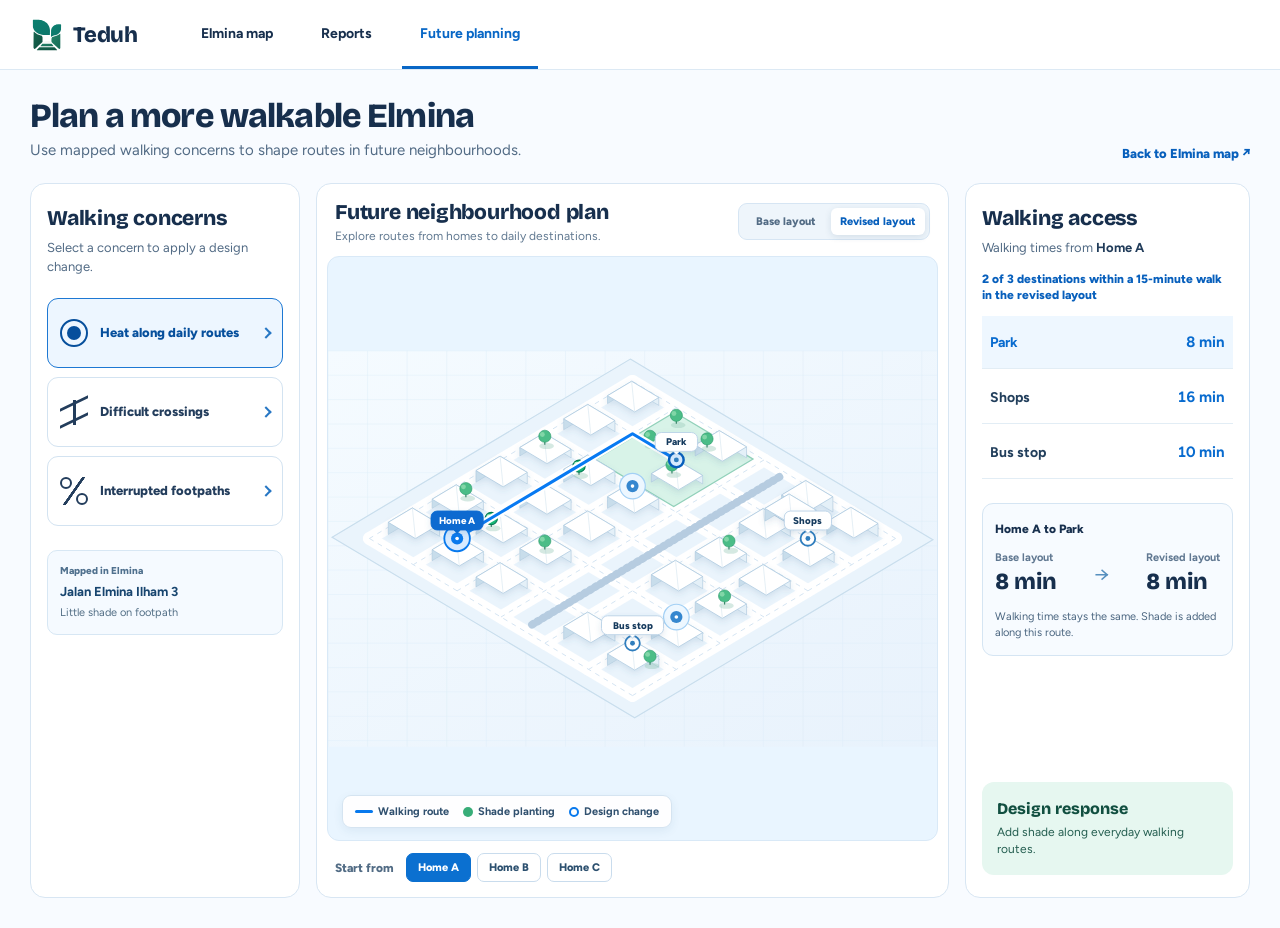
<file: future-planning.html>
<!doctype html>
<html lang="en">
<head>
  <meta charset="utf-8">
  <meta name="viewport" content="width=device-width, initial-scale=1">
  <meta name="theme-color" content="#f8fbff">
  <title>Teduh | Future planning</title>
  <link rel="icon" href="./assets/teduh-icon-navbar.svg" type="image/svg+xml">
  <link rel="preconnect" href="https://fonts.googleapis.com">
  <link rel="preconnect" href="https://fonts.gstatic.com" crossorigin>
  <link rel="stylesheet" href="https://fonts.googleapis.com/css2?family=Bricolage+Grotesque:opsz,wght@12..96,600;12..96,800&family=Figtree:wght@400;500;600;700;800&display=swap">
  <link rel="stylesheet" href="./future-planning.css">
</head>
<body>
  <header class="topbar">
    <a class="brand" href="./v2-map.html"><img src="./assets/teduh-icon-navbar.svg" alt="" width="34" height="34">Teduh</a>
    <nav aria-label="Main navigation">
      <a href="./v2-map.html">Elmina map</a>
      <a href="./v2-map.html#reports">Reports</a>
      <a href="./future-planning.html" aria-current="page">Future planning</a>
    </nav>
  </header>
  <main>
    <div class="page-heading">
      <div><h1>Plan a more walkable Elmina</h1><p>Use mapped walking concerns to shape routes in future neighbourhoods.</p></div>
      <a class="map-back" href="./v2-map.html">Back to Elmina map <span aria-hidden="true">↗</span></a>
    </div>
    <div class="planning-layout">
      <aside class="insights" aria-labelledby="insights-title">
        <h2 id="insights-title">Walking concerns</h2>
        <p class="panel-intro">Select a concern to apply a design change.</p>
        <div id="insight-buttons" class="insight-buttons" role="group" aria-label="Walking concerns"></div>
        <div class="elmina-input"><span>Mapped in Elmina</span><strong id="concern-street"></strong><p id="concern-description"></p></div>
      </aside>
      <section class="plan" aria-label="Future neighbourhood walking plan">
        <div class="plan-toolbar"><div><h2>Future neighbourhood plan</h2><p>Explore routes from homes to daily destinations.</p></div><div class="stage-toggle" role="group" aria-label="Plan comparison"><button type="button" data-stage="before">Base layout</button><button type="button" data-stage="planned" aria-pressed="true">Revised layout</button></div></div>
        <div class="map-wrap"><svg id="future-map" viewBox="0 0 1000 650" role="img" aria-label="Neighbourhood plan with selected home, destinations and walking route"></svg><div class="map-legend"><span><i class="line-key"></i>Walking route</span><span><i class="green-key"></i>Shade planting</span><span><i class="dot-key"></i>Design change</span></div></div>
        <p class="mobile-map-hint">Swipe the map to explore the full route.</p>
        <div class="home-picker"><span>Start from</span><div id="home-buttons" role="group" aria-label="Choose a home"></div></div>
      </section>
      <aside class="access" aria-labelledby="access-title">
        <h2 id="access-title">Walking access</h2><p class="panel-intro">Walking times from <strong id="home-name">Home A</strong></p><p id="access-summary" class="access-summary"></p>
        <div id="destination-buttons" class="destinations" role="group" aria-label="Choose a destination"></div>
        <div class="comparison"><span id="comparison-label">Selected walk</span><div class="compare-values"><div><small>Base layout</small><strong id="before-time">—</strong></div><span aria-hidden="true">→</span><div><small>Revised layout</small><strong id="after-time">—</strong></div></div><p id="comparison-detail"></p></div>
        <div class="design-takeaway"><h3>Design response</h3><p id="design-action"></p></div>
      </aside>
    </div>
  </main>
  <script type="module" src="./future-planning.js"></script>
</body>
</html>
</file>
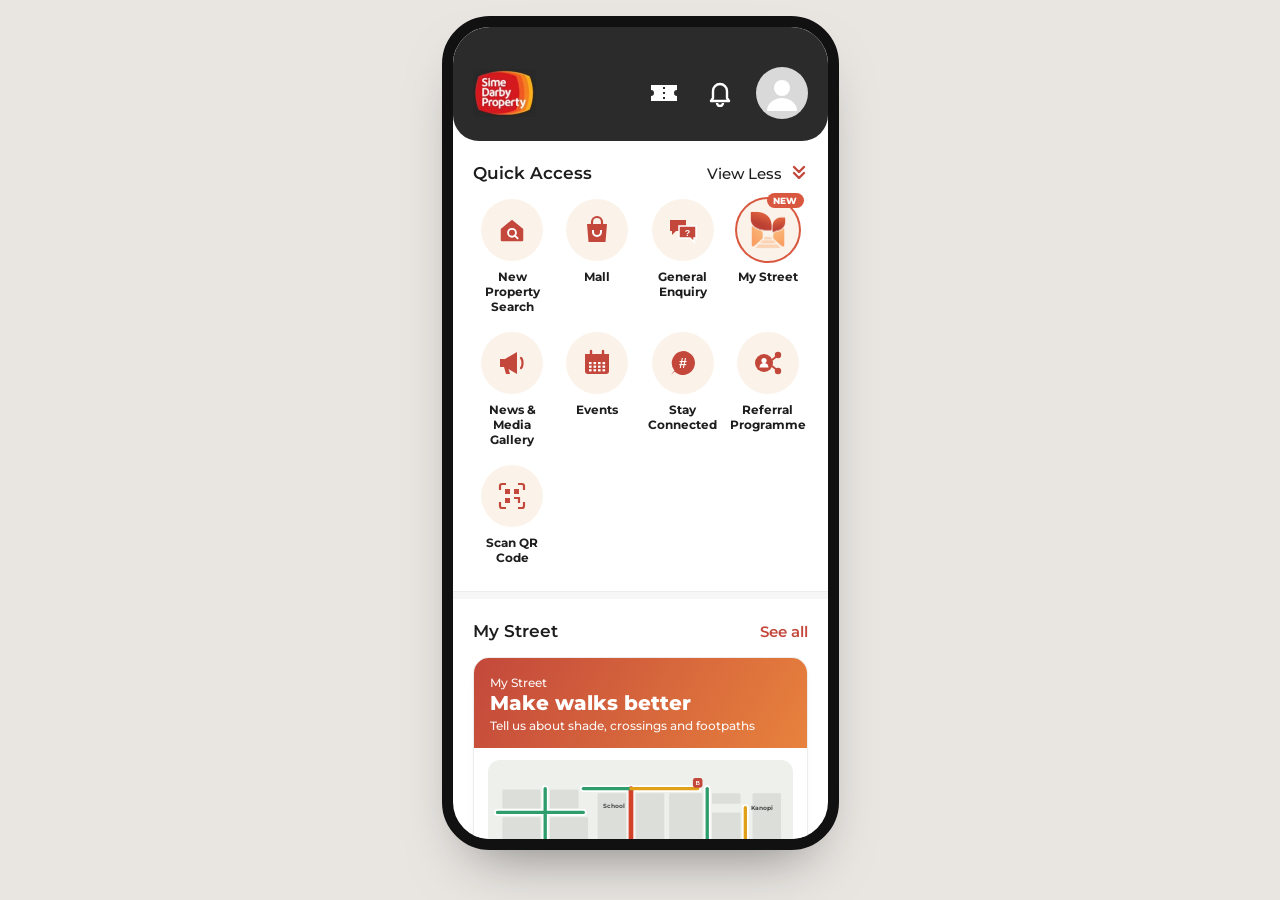
<file: sdp-app.html>
<!doctype html>
<html lang="en"><head><meta charset="utf-8"><meta name="viewport" content="width=device-width,initial-scale=1,viewport-fit=cover">
<title>Teduh | Sime Darby Property app</title>
<link rel="icon" href="./assets/teduh-icon.svg" type="image/svg+xml">
<link rel="preconnect" href="https://fonts.googleapis.com"><link rel="preconnect" href="https://fonts.gstatic.com" crossorigin>
<link rel="stylesheet" href="https://fonts.googleapis.com/css2?family=Montserrat:wght@400;500;600;700;800&display=swap">
<link rel="stylesheet" href="./vendor/leaflet.css">
<style>
:root{--hdr:#2b2b2b;--red:#c3483b;--red2:#d9573f;--cream:#fbf3ea;--ink:#1d1d1d;--muted:#6b6b6b;--line:#ececec;--bg:#ffffff;--stage:#e9e6e2;--teduh:#12302a;
 --cool:#2e9d6c;--warm:#e0a019;--hot:#d2412a;--night:#4b5f8a;--brown:#7a6a58;--map:#eef0ec;--block:#dcdfd9;--park:#cfe6cf;--water:#cfe1ec}
*{box-sizing:border-box}
html,body{margin:0;min-height:100%}
body{min-height:100dvh;flex-direction:column;align-items:center;font-family:"Montserrat","Gotham","Helvetica Neue",Arial,sans-serif;background:var(--stage);color:var(--ink);display:flex;justify-content:flex-start;padding:16px 12px 24px}
button,input,textarea{font:inherit;color:inherit}
button{cursor:pointer}
:focus-visible{outline:3px solid var(--red);outline-offset:2px}
.phone-fit{position:relative;flex:none;width:397px;height:834px}
.phone-fit>.phone{position:absolute;top:0;left:0;transform-origin:0 0}
.phone *{box-sizing:border-box}
.phone{width:397px;height:834px;box-sizing:border-box;background:var(--bg);border:11px solid #111;border-radius:48px;overflow:hidden;position:relative;box-shadow:0 30px 60px -30px rgba(0,0,0,.5);display:flex;flex-direction:column;flex:none}
.scroll{flex:1;min-height:0;width:100%;overflow-y:auto;overflow-x:hidden;position:relative;scrollbar-width:none;-ms-overflow-style:none}
.scroll::-webkit-scrollbar{display:none}
.hdr{background:var(--hdr);border-radius:0 0 26px 26px;padding:40px 20px 22px;display:flex;align-items:center;gap:16px;color:#fff}
.hdr img{height:48px;display:block}
.hdr .sp{flex:1}
.ib{border:0;background:transparent;color:#fff;width:40px;height:40px;display:grid;place-items:center;position:relative;padding:0}
.ib .dot{position:absolute;top:4px;right:4px;min-width:16px;height:16px;border-radius:8px;background:var(--red2);color:#fff;font-size:10px;font-weight:700;display:grid;place-items:center;padding:0 4px}
.av{width:52px;height:52px;border-radius:50%;background:#d9d9d9;border:0;display:grid;place-items:center;overflow:hidden;padding:0}
.sec{padding:22px 20px 8px}
.sh{display:flex;justify-content:space-between;align-items:center;margin-bottom:16px}
.sh h2{margin:0;font-size:17px;font-weight:600}
.vl{border:0;background:none;font-size:15px;font-weight:500;display:flex;align-items:center;gap:8px;color:var(--ink);padding:0}
.grid{display:grid;grid-template-columns:repeat(4,1fr);gap:18px 6px}
.qa{border:0;background:none;display:flex;flex-direction:column;align-items:center;gap:8px;font-size:12px;font-weight:700;text-align:center;line-height:1.25;color:var(--ink);padding:0;position:relative}
.circ{width:62px;height:62px;border-radius:50%;background:var(--cream);display:grid;place-items:center}
.qa .new{position:absolute;top:-6px;right:4px;background:var(--red2);color:#fff;font-size:9px;font-weight:800;padding:2px 6px;border-radius:999px;letter-spacing:.03em}
.qa.hl .circ{box-shadow:0 0 0 2px var(--red2)}
.qa.hl .circ img{display:block;width:40px;height:40px;object-fit:contain}
.div{height:8px;background:#f6f6f6;margin:18px 0 0;border-top:1px solid var(--line)}
.card{border:1px solid var(--line);border-radius:16px;overflow:hidden;background:#fff;box-shadow:0 6px 16px -12px rgba(0,0,0,.25)}
.heat{background:linear-gradient(120deg,var(--red),#e8823d);color:#fff;padding:14px 16px;display:flex;justify-content:space-between;align-items:flex-end;gap:10px}
.heat b{font-size:34px;font-weight:800;line-height:1;display:block}
.heat small{font-size:12px;font-weight:500;opacity:.95}
.cardbody{padding:12px 14px 14px;display:flex;flex-direction:column;gap:10px}
svg.mm{display:block;width:100%;height:auto;border-radius:12px;background:var(--map)}
.btn{display:block;border:0;border-radius:12px;background:var(--red);color:#fff;font-weight:600;font-size:15px;padding:14px;width:100%;text-align:center;text-decoration:none}
.btn.ghost{background:#fff;color:var(--red);border:1px solid var(--red)}
.btn:disabled{opacity:.45;cursor:not-allowed}
.legend{display:flex;justify-content:space-between;font-size:11px;color:var(--muted)}
.ramp{display:inline-block;width:60px;height:6px;border-radius:3px;background:linear-gradient(90deg,var(--cool),var(--warm),var(--hot));vertical-align:middle;margin:0 4px}
.voucher{width:200px}
.voucher .img{height:200px;background:linear-gradient(160deg,#c9a487,#7d5a45);display:grid;place-items:center;color:#fff;font-weight:700;text-align:center;font-size:18px;line-height:1.2}
.vt{font-size:16px;font-weight:600;margin:10px 0 24px}
.top{background:var(--hdr);color:#fff;border-radius:0 0 22px 22px;padding:40px 16px 16px;display:flex;align-items:center;gap:12px}
.top .teduh-mark{width:30px;height:30px;padding:3px;border-radius:8px;background:var(--teduh);object-fit:contain;flex:none}
.back{border:0;background:rgba(255,255,255,.12);color:#fff;width:36px;height:36px;border-radius:50%;font-size:20px;line-height:1;display:grid;place-items:center;padding:0}
.top h1{margin:0;font-size:17px;font-weight:700}
.top small{display:block;font-size:11.5px;opacity:.75;font-weight:500}
.pad{padding:16px 18px 24px;display:flex;flex-direction:column;gap:14px}
.row{border:1px solid var(--line);border-radius:14px;padding:12px 14px;background:#fff;display:flex;justify-content:space-between;align-items:center;gap:10px;text-align:left;width:100%}
.row h3{margin:0;font-size:14px;font-weight:700}
.row p{margin:2px 0 0;font-size:12px;color:var(--muted)}
.pill{font-size:11px;font-weight:700;padding:3px 9px;border-radius:999px;white-space:nowrap}
.p-Received{background:#f1f1f1}.p-Seen{background:#e5e9f4;color:#33457a}.p-Planned{background:#fbecd2;color:#8a5a00}.p-Built{background:#dff1e8;color:#1d6b49}
.opt{border:1px solid var(--line);background:#fff;border-radius:14px;padding:12px;display:flex;gap:14px;align-items:center;text-align:left;width:100%}
.opt .circ{width:48px;height:48px;flex:none}
.opt b{display:block;font-size:14px}
.opt small{font-size:12px;color:var(--muted)}
.metoo{background:var(--cream);border-radius:12px;padding:10px 12px;display:flex;justify-content:space-between;align-items:center;gap:10px;font-size:12.5px}
.metoo button{border:0;background:var(--red);color:#fff;border-radius:10px;padding:8px 14px;font-weight:700;white-space:nowrap}
.report-map-wrap{height:230px;position:relative;overflow:hidden;border-radius:13px;background:#e9eee8}
.report-map{height:100%;width:100%}
.report-map-wrap .leaflet-control-attribution{font-size:9px}
.report-pin{position:absolute;left:50%;top:50%;z-index:500;transform:translate(-50%,-100%);pointer-events:none;filter:drop-shadow(0 2px 3px #0005)}
.location-row{display:flex;align-items:center;justify-content:space-between;gap:8px;font-size:11px;color:var(--muted);line-height:1.35}
.location-row button{border:1px solid #e5d5ca;border-radius:9px;background:#fff8f3;color:#a9482c;padding:8px 9px;font-size:11px;font-weight:700;flex:none}
.location-row p{margin:0}
.pin-help{font-size:12px;margin:0;color:#444}
.photo-box{border:1px solid #e6d8ce;border-radius:13px;padding:10px 12px;background:#fffaf6}
.photo-box-title{display:flex;align-items:center;gap:10px;margin-bottom:8px}
.photo-box-title svg{color:var(--red);flex:none}
.photo-box-title b{display:block;font-size:13px}
.photo-box-title small{display:block;font-size:11px;color:var(--muted)}
.photo-actions{display:flex;gap:8px}
.photo-actions label{display:grid;place-items:center;position:relative;flex:1;min-height:42px;border:1px solid var(--red);border-radius:9px;color:var(--red);font-size:11px;font-weight:700;cursor:pointer;text-align:center}
.photo-actions label:first-child{background:var(--red);color:#fff}
.photo-actions input{position:absolute;width:1px;height:1px;opacity:0}
.photo-actions label:focus-within{outline:3px solid var(--red);outline-offset:2px}
.photo-preview{display:flex;align-items:center;justify-content:space-between;gap:8px;margin-bottom:8px;font-size:11px}
.photo-preview button{border:0;background:none;color:var(--red);font-weight:700}
.thumb{width:52px;height:52px;border-radius:10px;object-fit:cover}
textarea{width:100%;border:1px solid #dedede;border-radius:12px;padding:10px 12px;resize:none;min-height:60px}
.ok{width:76px;height:76px;border-radius:50%;background:var(--red);color:#fff;display:grid;place-items:center;font-size:36px;font-weight:800;margin:24px auto 0}
.center{text-align:center}
.center h2{margin:8px 0 4px;font-size:22px}
.center p{margin:0;color:var(--muted);font-size:13px}
.steps{list-style:none;margin:0;padding:0}
.steps li{display:grid;grid-template-columns:28px 1fr;gap:12px;padding-bottom:16px;position:relative}
.steps li::after{content:"";position:absolute;left:13px;top:26px;bottom:2px;width:2px;background:#e6e6e6}
.steps li:last-child::after{display:none}
.sd{width:28px;height:28px;border-radius:50%;border:2px solid #ddd;display:grid;place-items:center;font-size:12px;font-weight:800;color:#999;background:#fff;z-index:1}
.sd.done{background:var(--red);border-color:var(--red);color:#fff}
.sd.now{border-color:var(--red);color:var(--red)}
.steps b{display:block;font-size:14px}
.steps span{font-size:12px;color:var(--muted)}
.reply{background:var(--cream);border-radius:12px;padding:10px 12px;font-size:13px}
.reply small{display:block;color:var(--muted);font-size:11px;margin-bottom:2px}
.notif{border:1px solid var(--line);border-radius:14px;padding:12px;display:flex;gap:12px;text-align:left;width:100%;background:#fff}
.notif.un{background:var(--cream);border-color:#f0dccb}
.notif b{display:block;font-size:13.5px}
.notif span{font-size:12px;color:var(--muted)}
.ic{width:34px;height:34px;border-radius:50%;display:grid;place-items:center;color:#fff;font-weight:800;flex:none}
.toast{position:absolute;left:50%;bottom:22px;transform:translateX(-50%);background:#222;color:#fff;font-size:13px;font-weight:600;padding:10px 14px;border-radius:12px;white-space:nowrap;z-index:10}
.sheet{background:var(--cream);border-radius:14px;padding:12px;display:flex;flex-direction:column;gap:8px}
.report-feed{display:grid;gap:9px}.report-feed h3{font-size:15px;margin:2px 0 0}.report-feed .row{min-height:58px}.report-feed .row span:last-child{flex:none}
.report-match{border:1px solid #ead7ca;border-radius:13px;background:#fffaf6;padding:12px;display:grid;gap:9px}.report-match h3{font-size:14px;margin:0}.report-match p{font-size:12px;color:var(--muted);margin:0}.report-match-item{display:grid;gap:5px;padding:9px 0;border-top:1px solid #ead7ca}.report-match-item:first-of-type{border-top:0}.report-match-item .row{padding:0;border:0;background:transparent}.report-match-item .btn{min-height:42px;padding:10px 12px;font-size:12px}.report-match-item .btn:disabled{opacity:1;background:#e8eee9;color:#285c47}
.report-error{border:1px solid #dba79d;border-radius:11px;background:#fff4f1;color:#8c3126;padding:11px;font-size:12px}.report-error button{display:block;margin-top:7px;border:0;background:transparent;color:inherit;font-weight:800;text-decoration:underline;padding:7px 0}
.street-select{display:grid;gap:5px;font-size:12px;font-weight:700}.street-select select{width:100%;min-height:42px;border:1px solid #d8d8d8;border-radius:10px;background:#fff;padding:8px;color:var(--ink)}
.browser-note{font-size:11px;color:var(--muted);line-height:1.4;margin:0}.report-mini{display:grid;gap:4px;min-width:0}.report-mini small{font-size:11px;color:var(--muted)}
@media (max-width:480px){body{padding:8px 8px 16px}}
@media (prefers-reduced-motion:reduce){*{transition:none!important}}
</style></head>
<body>
<div class="phone-fit"><div class="phone"><div class="scroll" id="app"></div></div></div>
<script src="./vendor/leaflet.js"></script>
<script src="./static-api.js"></script>
<script type="module">
import { legacyReports } from './v2-report-references.mjs';
import { nearestNamedRoad, reportsOnStreet } from './resident-report-model.mjs';
(function(){
const LOGO="[data-uri]";
const RED="#c3483b";
const I={ // simple red icons
 search:`<svg width="30" height="30" viewBox="0 0 32 32" fill="none"><path d="M4 15 16 5l12 10v12a1 1 0 0 1-1 1H5a1 1 0 0 1-1-1z" fill="${RED}"/><circle cx="16" cy="19" r="4.2" stroke="#fff" stroke-width="2"/><path d="m19 22 3 3" stroke="#fff" stroke-width="2" stroke-linecap="round"/></svg>`,
 mall:`<svg width="28" height="30" viewBox="0 0 28 30"><path d="M4 9h20l-1.5 18H5.5z" fill="${RED}"/><path d="M9 11V7a5 5 0 0 1 10 0v4" stroke="${RED}" stroke-width="2.2" fill="none"/><path d="M10 15v2a4 4 0 0 0 8 0v-2" stroke="#fff" stroke-width="2" fill="none"/></svg>`,
 enquiry:`<svg width="32" height="30" viewBox="0 0 32 30"><path d="M3 5h16v11H9l-4 4v-4H3z" fill="${RED}"/><path d="M12 11h17v12h-2v4l-4-4H12z" fill="${RED}" stroke="#fff" stroke-width="1.5"/><text x="20.5" y="21" font-size="9" font-weight="800" fill="#fff" text-anchor="middle" font-family="Arial">?</text></svg>`,
 news:`<svg width="32" height="30" viewBox="0 0 32 30"><path d="M4 11h5l12-7v22L9 19H4z" fill="${RED}"/><path d="M8 19l2 7h4l-2-7" fill="${RED}"/><path d="M25 10c2 1.5 2 8.5 0 10" stroke="${RED}" stroke-width="2.2" fill="none" stroke-linecap="round"/></svg>`,
 events:`<svg width="30" height="30" viewBox="0 0 30 30"><rect x="3" y="6" width="24" height="20" rx="3" fill="${RED}"/><rect x="3" y="6" width="24" height="5" fill="${RED}"/><g fill="#fff">${[0,1,2,3].map(c=>[0,1,2].map(r=>`<rect x="${7+c*4.5}" y="${14+r*3.6}" width="2.6" height="2.2"/>`).join("")).join("")}</g><path d="M9 3v5M21 3v5" stroke="${RED}" stroke-width="2.4" stroke-linecap="round"/></svg>`,
 hash:`<svg width="30" height="30" viewBox="0 0 30 30"><path d="M15 3a12 12 0 1 1-8.5 20.5L3 27l3.4-4.6A12 12 0 0 1 15 3z" fill="${RED}"/><text x="15" y="20" font-size="14" font-weight="800" fill="#fff" text-anchor="middle" font-family="Arial">#</text></svg>`,
 referral:`<svg width="32" height="30" viewBox="0 0 32 30"><circle cx="12" cy="15" r="9" fill="${RED}"/><circle cx="12" cy="12.5" r="2.6" fill="#fff"/><path d="M7.5 19.5a4.5 4.5 0 0 1 9 0" fill="#fff"/><circle cx="26" cy="7" r="3.2" fill="${RED}"/><circle cx="26" cy="23" r="3.2" fill="${RED}"/><path d="M20 12l5-4M20 18l5 4" stroke="${RED}" stroke-width="2"/></svg>`,
 qr:`<svg width="30" height="30" viewBox="0 0 30 30" fill="none" stroke="${RED}" stroke-width="2.2"><path d="M3 9V5a2 2 0 0 1 2-2h4M21 3h4a2 2 0 0 1 2 2v4M27 21v4a2 2 0 0 1-2 2h-4M9 27H5a2 2 0 0 1-2-2v-4"/><rect x="8" y="8" width="5" height="5" fill="${RED}" stroke="none"/><rect x="17" y="8" width="5" height="5" fill="${RED}" stroke="none"/><rect x="8" y="17" width="5" height="5" fill="${RED}" stroke="none"/><path d="M17 17h5v5"/></svg>`,
 street:`<svg width="32" height="32" viewBox="0 0 32 32"><path d="M6 27c6-3 6-9 10-12s9-3 10-10" stroke="${RED}" stroke-width="3.2" fill="none" stroke-linecap="round"/><path d="M6 27c6-3 6-9 10-12s9-3 10-10" stroke="#fff" stroke-width="1" stroke-dasharray="2 3" fill="none"/><circle cx="23" cy="20" r="6" fill="${RED}"/><path d="M23 16.5c1.8 1.2 1.8 5.8 0 7" stroke="#fff" stroke-width="1.6" fill="none"/><circle cx="9" cy="8" r="3.5" fill="${RED}"/></svg>`,
 ticket:`<svg width="30" height="22" viewBox="0 0 30 22"><path d="M2 3h26v5a3 3 0 0 0 0 6v5H2v-5a3 3 0 0 0 0-6z" fill="#fff"/><path d="M15 5v2M15 10v2M15 15v2" stroke="#2b2b2b" stroke-width="2"/></svg>`,
 bell:`<svg width="26" height="28" viewBox="0 0 26 28" fill="none" stroke="#fff" stroke-width="2.4"><path d="M6 19V12a7 7 0 0 1 14 0v7l2 3H4z" stroke-linejoin="round"/><path d="M10 24a3 3 0 0 0 6 0"/></svg>`,
 person:`<svg width="40" height="40" viewBox="0 0 40 40"><circle cx="20" cy="15" r="8" fill="#fff"/><path d="M5 38a15 13 0 0 1 30 0" fill="#fff"/></svg>`,
 chev:`<svg width="18" height="18" viewBox="0 0 18 18" fill="none" stroke="${RED}" stroke-width="2.4" stroke-linecap="round" stroke-linejoin="round"><path d="m4 3 5 5 5-5M4 9l5 5 5-5"/></svg>`
};
const S=[["Persiaran Elmina W",[[20,180],[220,180]],"g"],["Persiaran Elmina C",[[220,180],[420,180]],"a"],["Persiaran Elmina E",[[420,180],[620,180]],"g"],
 ["Jalan Elmina 3",[[300,60],[300,180]],"r"],["Jalan Sekolah (west)",[[200,60],[300,60]],"g"],["Jalan Sekolah (to bus stop)",[[300,60],[440,60]],"a"],
 ["Jalan Elmina 9",[[460,60],[460,180]],"g"],["Jalan Kanopi",[[540,100],[540,180]],"a"],["Jalan Tasik",[[440,180],[455,240],[480,300]],"a"],
 ["Jalan Pasar",[[420,240],[620,240]],"g"],["Lingkaran Taman",[[220,180],[220,300],[200,420]],"g"],["Jalan Elmina 2",[[300,180],[300,300]],"g"],
 ["Jalan Elmina 5",[[380,180],[380,300]],"g"],["Jalan Elmina 7",[[220,300],[440,300]],"g"],["Jalan Rimba",[[220,380],[440,380]],"g"],
 ["Jalan Lakeside",[[560,280],[620,400]],"g"],["Jalan Elmina 1",[[120,60],[120,180]],"g"],["Jalan Teratai",[[20,110],[200,110]],"g"],
 ["Laluan Taman",[[40,300],[90,350],[150,330],[180,400]],"g"],["Jalan Elmina 4",[[380,300],[380,380]],"g"]];
const C={g:"#2e9d6c",a:"#e0a019",r:"#d2412a"};
const KIND={hot:{l:"Too hot / no shade",d:"No trees or roof where people walk",c:"#d2412a",g:"☀"},cross:{l:"No safe crossing",d:"Hard or unsafe to cross the road",c:"#e0a019",g:"⇄"},dark:{l:"Too dark",d:"Street or path too dark at night",c:"#4b5f8a",g:"☾"},broken:{l:"Broken path",d:"Cracked, blocked or missing pavement",c:"#7a6a58",g:"!"},other:{l:"Other",d:"Something else affecting your walk",c:"#c3483b",g:"…"}};
const STAT=["Received","Seen","Planned","Built"];
const esc=t=>String(t==null?"":t).replace(/[&<>"]/g,c=>({"&":"&amp;","<":"&lt;",">":"&gt;",'"':"&quot;"}[c]));
const P=s=>"M"+s[1].map(p=>p.join(",")).join(" L");
const mid=s=>{const p=s[1],i=Math.floor((p.length-1)/2);return[(p[i][0]+p[i+1][0])/2,(p[i][1]+p[i+1][1])/2];};
function map({colour=true,pin=null,pick=false,tap=false}={}){
 let g=`<path d="M20,250 Q60,230 200,240 L210,425 L20,425 Z" fill="var(--park)"/><ellipse cx="520" cy="350" rx="70" ry="45" fill="var(--water)"/>`;
 [[30,120,80,50],[130,120,80,50],[30,62,80,40],[130,62,60,40],[230,70,60,100],[310,70,60,100],[380,70,70,100],[470,70,60,22],[470,110,60,60],[555,70,60,100],[230,190,60,100],[310,190,60,100],[390,190,40,40],[230,310,140,60],[390,310,40,60],[500,190,110,40],[490,250,70,40]].forEach(b=>g+=`<rect x="${b[0]}" y="${b[1]}" width="${b[2]}" height="${b[3]}" rx="3" fill="var(--block)"/>`);
 S.forEach(s=>g+=`<path d="${P(s)}" fill="none" stroke="#fff" stroke-width="14" stroke-linecap="round" stroke-linejoin="round"/>`);
 S.forEach(s=>g+=`<path d="${P(s)}" fill="none" stroke="${colour?C[s[2]]:"#cfcfcf"}" stroke-width="${s[2]==="r"&&colour?10:7}" stroke-linecap="round" stroke-linejoin="round"/>`);
 const t=(x,y,l)=>`<text x="${x}" y="${y}" font-family="Montserrat,Arial" font-size="13" font-weight="700" fill="#4a4a4a" text-anchor="middle" pointer-events="none">${l}</text>`;
 g+=t(265,100,"School")+t(525,274,"Mall")+t(80,282,"Park")+t(575,104,"Kanopi");
 g+=`<g transform="translate(440,48)" pointer-events="none"><rect x="-10" y="-10" width="20" height="20" rx="5" fill="${RED}"/><text y="5" text-anchor="middle" font-size="12" font-weight="800" fill="#fff" font-family="Arial">B</text></g>`;
 g+=`<g transform="translate(340,250)" pointer-events="none"><circle r="15" fill="#2b2b2b" stroke="#fff" stroke-width="3"/><path d="M-7,2 L0,-6 L7,2 L7,8 L-7,8 Z" fill="#fff"/></g>`;
 if(pin){const k=KIND[pin.kind];g+=`<g transform="translate(${pin.x},${pin.y})" pointer-events="none"><path d="M0,0 C-15,-17 -15,-36 0,-36 C15,-36 15,-17 0,0 Z" fill="${k.c}" stroke="#fff" stroke-width="3"/><text y="-19" text-anchor="middle" font-size="13" font-weight="800" fill="#fff" font-family="Arial">${k.g}</text></g>`;}
 if(tap)S.forEach((s,i)=>g+=`<path d="${P(s)}" data-tap="${i}" fill="none" stroke="transparent" stroke-width="26" stroke-linecap="round" style="cursor:pointer"/>`);
 return `<svg class="mm" viewBox="0 0 640 440" ${pick?'data-pick="1" style="cursor:crosshair"':""} role="img" aria-label="Map of streets near your home">${g}</svg>`;}
function nearest(x,y){let best=null,bd=1e9;S.forEach((s,si)=>{const p=s[1];for(let i=1;i<p.length;i++){const [ax,ay]=p[i-1],[bx,by]=p[i];const dx=bx-ax,dy=by-ay;const t=Math.max(0,Math.min(1,((x-ax)*dx+(y-ay)*dy)/(dx*dx+dy*dy||1)));const d=Math.hypot(ax+t*dx-x,ay+t*dy-y);if(d<bd){bd=d;best={si,x:Math.round(ax+t*dx),y:Math.round(ay+t*dy)};}}});return best;}

function seed(){return{screen:"home",hist:[],toast:null,draft:null,rid:null,sheet:null,quickExpanded:true,reports:[],notifs:[],loading:true,error:"",saving:false};}
 let st=seed();
 const app=document.getElementById("app");let tt=null,reportMap=null,currentMarker=null,locationRequest=0;
 const legacyKey="teduh-v2-legacy-report-updates-v1",supportKey="teduh-v2-resident-support-v1",mineKey="teduh-resident-own-reports-v1",followKey="teduh-resident-followed-reports-v1";
 let mappedRoads=[];
 function saved(key,fallback){try{return JSON.parse(localStorage.getItem(key)||JSON.stringify(fallback));}catch{return fallback;}}
 function save(key,value){localStorage.setItem(key,JSON.stringify(value));}
 const mineIds=()=>new Set(saved(mineKey,[]));
 const followIds=()=>new Set(saved(followKey,[]));
 function remember(key,id){const ids=new Set(saved(key,[]));ids.add(id);save(key,[...ids]);}
 function localSupport(){const value=saved(supportKey,{});return value&&typeof value==="object"?value:{};}
 function normalizeReport(report){return{...report,kind:report.kind==="broken_path"?"broken":report.kind,
   place:report.road_name||"Pinned location",n:Number(report.me_too_count)||0,
   mine:mineIds().has(report.id),follow:followIds().has(report.id)};}
 async function loadReports(){st.loading=true;st.error="";render();try{
   if(!mappedRoads.length){const roadsResponse=await fetch("./v2-ilham-roads.json");if(!roadsResponse.ok)throw Error("Street map unavailable");mappedRoads=(await roadsResponse.json()).roads||[];}
   const response=await fetch("/api/reports"),body=await response.json();
   if(!response.ok||!Array.isArray(body.reports))throw Error(body.error||"Reports unavailable");
   const support=localSupport(),updates=saved(legacyKey,{});
   const legacy=legacyReports(updates,mappedRoads,new Map()).map(report=>({...report,me_too_count:Number(support[report.id])||0}));
   st.reports=[...body.reports,...legacy].map(normalizeReport);st.error="";
  }catch(error){st.error=error.message||"Could not load reports";}finally{st.loading=false;render();}}
 async function supportReport(id){if(st.saving||followIds().has(id)||mineIds().has(id))return;
  const report=st.reports.find(item=>item.id===id);if(!report)return;st.saving=true;render();try{
   if(report.legacy){const support=localSupport();support[id]=(Number(support[id])||0)+1;save(supportKey,support);}
   else{const response=await fetch(`/api/reports/${encodeURIComponent(id)}/me-too`,{method:"POST"});
    const body=await response.json();if(!response.ok)throw Error(body.error||"Could not add support");}
   remember(followKey,id);await loadReports();st.rid=id;st.metoo=true;st.hist=["home"];st.screen="sent";
  }catch(error){st.error=error.message||"Could not add support";}finally{st.saving=false;render();}}
 async function sendReport(){if(st.saving)return;const d=st.draft;
  if(!d?.coordinates||!d.roadName||(d.kind==="other"&&!d.note?.trim()))return;
  st.saving=true;render();try{const response=await fetch("/api/reports",{method:"POST",headers:{"Content-Type":"application/json"},
   body:JSON.stringify({kind:d.kind,coordinates:d.coordinates,road_name:d.roadName,note:d.note||"",photo:d.photo,source:"Owner app"})});
   const body=await response.json();if(!response.ok)throw Error(body.error||"Could not add report");
   remember(mineKey,body.report.id);await loadReports();st.rid=body.report.id;st.metoo=false;st.hist=["home"];st.screen="sent";
  }catch(error){st.error=error.message||"Could not add report";}finally{st.saving=false;render();}}
 async function compactPhoto(file){const url=URL.createObjectURL(file),image=new Image();
  try{await new Promise((resolve,reject)=>{image.onload=resolve;image.onerror=()=>reject(Error("Could not read this photo"));image.src=url;});
   const scale=Math.min(1,1000/Math.max(image.width,image.height));
   const canvas=document.createElement("canvas");canvas.width=Math.round(image.width*scale);canvas.height=Math.round(image.height*scale);
   canvas.getContext("2d").drawImage(image,0,0,canvas.width,canvas.height);
   for(const quality of [.82,.68,.54,.4]){const data=canvas.toDataURL("image/jpeg",quality);if(data.length<380000)return data;}
   throw Error("Photo is too large to save. Choose a smaller image.");
  }finally{URL.revokeObjectURL(url);}}
if(new URLSearchParams(location.search).get("report")==="1"){
 st.screen="kind";st.hist=["home"];st.draft={kind:null,si:null,x:null,y:null,photo:null,note:""};
}
function toast(t){st.toast=t;clearTimeout(tt);tt=setTimeout(()=>{st.toast=null;render();},2400);}
const top=(t,s)=>`<div class="top"><button class="back" data-back aria-label="Back">‹</button><div><h1>${t}</h1><small>${s}</small></div></div>`;
const pill=s=>`<span class="pill p-${s}">${s}</span>`;
const unread=()=>st.notifs.filter(n=>n.un).length;
 const reportPlace=r=>r.road_name||r.place||(r.si!=null?S[r.si][0]:"Pinned location");
 const reportTitle=r=>r.title||KIND[r.kind]?.l||"Street issue";
 const reportRow=r=>`<button class="row" data-track="${esc(r.id)}"><span class="report-mini"><b>${esc(reportPlace(r))}</b><small>${r.legacy?"Street concern":"Resident report"} · ${esc(reportTitle(r))} · ${r.n} support</small></span>${pill(r.status)}</button>`;
 const errorLine=()=>st.error?`<div class="report-error" role="alert">${esc(st.error)}<button type="button" data-retry>Try again</button></div>`:"";
 function matchesMarkup(){const d=st.draft;if(!d?.roadName||!d.kind)return"";
  const matches=reportsOnStreet(st.reports,d.roadName,d.kind);
  return `<div class="report-match"><h3>Already noted on ${esc(d.roadName)}</h3>${matches.length?
   matches.map(r=>`<div class="report-match-item"><div class="row"><span class="report-mini"><b>${esc(reportTitle(r))}</b><small>${r.legacy?"Street concern · ":""}${esc(r.note||"")}</small></span>${pill(r.status)}</div><p>${r.n} support${r.n===1?"er":"ers"}</p><button class="btn" type="button" data-support="${esc(r.id)}" ${st.saving||r.mine||r.follow?"disabled":""}>${r.mine?"Your report":r.follow?"Supported":"Support this issue"}</button></div>`).join(""):
   `<p>No report of this issue on this street yet. Add yours below.</p>`}</div>`;}
// Point on the mapped Jalan Elmina Ilham 3 centre line (OSM way/1148541502).
const defaultCenter=[3.185535,101.518331];
const coordText=c=>`${c[1].toFixed(5)}, ${c[0].toFixed(5)}`;
function updatePinDetails(){
 const d=st.draft,place=app.querySelector("[data-pin-place]"),status=app.querySelector("[data-location-status]"),button=app.querySelector("[data-use-location]"),send=app.querySelector("[data-send]");
  if(place)place.textContent=d.coordinates?`Pin: ${coordText(d.coordinates)}`:"Place the pin on the map";
 if(status)status.textContent=d.locationStatus||"Finding your current location…";
 if(button)button.textContent=d.currentLocation?"Use my location":"Find my location";
  if(send)send.disabled=st.saving||!d.coordinates||!d.roadName||(d.kind==="other"&&!d.note?.trim());
  const street=app.querySelector("[data-road]");if(street&&street.value!==d.roadName)street.value=d.roadName||"";
  const matches=app.querySelector("[data-matches]");if(matches)matches.innerHTML=matchesMarkup();
}
function locateForReport(){
 const d=st.draft;if(!d)return;
 d.locationStatus="Finding your current location…";updatePinDetails();
 if(!navigator.geolocation){d.locationStatus="Location unavailable. Move the map to place the pin.";updatePinDetails();return;}
 const request=++locationRequest;
 navigator.geolocation.getCurrentPosition(pos=>{
  if(request!==locationRequest||st.draft!==d||st.screen!=="pin")return;
  const lat=pos.coords.latitude,lon=pos.coords.longitude;
  d.currentLocation=[lon,lat];d.locationStatus="Current location found. Move the map to change the pin.";
  if(reportMap){
   if(!d.userMoved)reportMap.setView([lat,lon],Math.max(reportMap.getZoom(),16));
   if(currentMarker)currentMarker.remove();
   currentMarker=L.circleMarker([lat,lon],{radius:7,color:"#fff",weight:3,fillColor:"#2879c8",fillOpacity:1}).addTo(reportMap).bindTooltip("Current location");
  }
  updatePinDetails();
 },()=>{
  if(request!==locationRequest||st.draft!==d||st.screen!=="pin")return;
  d.locationStatus="Location unavailable. Move the map to place the pin.";updatePinDetails();
 },{enableHighAccuracy:true,timeout:10000,maximumAge:60000});
}
function mountReportMap(){
 const el=app.querySelector("#report-map"),d=st.draft;if(!el||!d)return;
 if(!window.L){d.locationStatus="Map unavailable. Check your connection and try again.";updatePinDetails();return;}
 const start=d.coordinates?[d.coordinates[1],d.coordinates[0]]:defaultCenter;
 reportMap=L.map(el,{zoomControl:false}).setView(start,17);
 L.tileLayer("https://tile.openstreetmap.org/{z}/{x}/{y}.png",{maxZoom:19,attribution:'&copy; <a href="https://www.openstreetmap.org/copyright">OpenStreetMap</a> contributors'}).addTo(reportMap);
 L.control.zoom({position:"topright"}).addTo(reportMap);
  reportMap.on("dragstart",()=>{d.userMoved=true;d.manualRoad=false;});
  reportMap.on("moveend",()=>{const c=reportMap.getCenter();d.coordinates=[c.lng,c.lat];
   if(!d.manualRoad){const road=nearestNamedRoad(mappedRoads,d.coordinates);d.roadName=road&&road.distance<=75?road.name:"";}
   updatePinDetails();});
  const c=reportMap.getCenter();d.coordinates=[c.lng,c.lat];
  if(!d.manualRoad){const road=nearestNamedRoad(mappedRoads,d.coordinates);d.roadName=road&&road.distance<=75?road.name:"";}
  updatePinDetails();
 requestAnimationFrame(()=>reportMap&&reportMap.invalidateSize());
 if(!d.locationRequested){d.locationRequested=true;locateForReport();}
 else if(d.currentLocation)currentMarker=L.circleMarker([d.currentLocation[1],d.currentLocation[0]],{radius:7,color:"#fff",weight:3,fillColor:"#2879c8",fillOpacity:1}).addTo(reportMap).bindTooltip("Current location");
}

const V={
home:()=>`<div class="hdr"><img src="${LOGO}" alt="Sime Darby Property"><span class="sp"></span><button class="ib" data-toast="My vouchers" aria-label="Vouchers">${I.ticket}</button><button class="ib" data-go="notifs" aria-label="Notifications">${I.bell}${unread()?`<span class="dot">${unread()}</span>`:""}</button><button class="av" data-toast="Profile" aria-label="Profile">${I.person}</button></div>
 <div class="sec"><div class="sh"><h2>Quick Access</h2><button class="vl" data-quick-toggle aria-expanded="${st.quickExpanded}">${st.quickExpanded?"View Less":"View More"} ${I.chev}</button></div>
 <div class="grid">
  ${[["search","New Property Search"],["mall","Mall"],["enquiry","General Enquiry"]].map(([i,l])=>`<button class="qa" data-toast="${l}"><span class="circ">${I[i]}</span>${l}</button>`).join("")}
  <button class="qa hl" data-go="street"><span class="new">NEW</span><span class="circ"><img src="./assets/teduh-icon-sdp-orange.png" width="40" height="40" alt=""></span>My Street</button>
  ${st.quickExpanded?[["news","News & Media Gallery"],["events","Events"],["hash","Stay Connected"],["referral","Referral Programme"],["qr","Scan QR Code"]].map(([i,l])=>`<button class="qa" data-toast="${l}"><span class="circ">${I[i]}</span>${l}</button>`).join(""):""}
 </div></div>
 <div class="div"></div>
 <div class="sec"><div class="sh"><h2>My Street</h2><button class="vl" data-go="street" style="color:var(--red);font-weight:600">See all</button></div>
   <div class="card"><div class="heat"><div><small>My Street</small><b style="font-size:20px;line-height:1.2">Make walks better</b><small>Tell us about shade, crossings and footpaths</small></div></div>
   <div class="cardbody">${map()}<div class="legend"><span>Streets near home, 2pm</span><span>shady<span class="ramp"></span>sun</span></div><button class="btn" data-go="street">View street reports</button></div></div>
   <div class="report-feed" style="margin-top:14px"><h3>Recent street reports</h3>${st.loading?"<p class=\"browser-note\">Loading reports…</p>":errorLine()||st.reports.slice(0,2).map(reportRow).join("")||"<p class=\"browser-note\">No reports yet. Tell us about a walking problem on your street.</p>"}<button class="btn ghost" data-go="street">See all reports</button></div></div>
 <div class="div"></div>
 <div class="sec"><div class="sh"><h2>Mall Vouchers</h2></div><button class="card voucher" data-toast="Mall voucher" style="padding:0;border:0;text-align:left;background:none;box-shadow:none"><div class="img" style="border-radius:12px">RM30 OFF<br><span style="font-size:11px;font-weight:500">MINIMUM RM300 SPEND</span></div><div class="vt">RM30 OFF</div></button></div>`,
 street:()=>{const near=st.reports.filter(r=>r.status==="Planned"||r.status==="Built");
 return `${top("My Street","Elmina City Centre · Teduh")}<div class="pad">
  <div class="card"><div class="heat"><div><small>Elmina City Centre</small><b style="font-size:20px;line-height:1.2">Your walking streets</b><small>Find a report or add a concern</small></div></div></div>
  <p class="browser-note">See the issues already noted on Elmina streets and their current progress.</p>
  <button class="btn" data-go="kind">Report a street problem</button>
  <button class="row" data-go="mine"><div><h3>My reports</h3><p>${st.reports.filter(r=>r.mine).length} added · ${st.reports.filter(r=>r.follow).length} supported</p></div><span>›</span></button>
  <div class="report-feed"><h3>Reports in Elmina</h3>${st.loading?"<p class=\"browser-note\">Loading reports…</p>":errorLine()||st.reports.map(reportRow).join("")||"<p class=\"browser-note\">No reports yet. Be the first to add a street concern.</p>"}</div>
  ${near.length?`<div class="report-feed"><h3>Progress updates</h3>${near.map(reportRow).join("")}</div>`:""}<p class="browser-note">Reports and status updates are saved in this browser and visible in the Teduh planner here.</p></div>`;},
kind:()=>`${top("Report a street","Step 1 of 3 · What's the problem?")}<div class="pad">${Object.entries(KIND).map(([k,o])=>`<button class="opt" data-kind="${k}"><span class="circ" style="font-size:20px;color:${o.c};font-weight:800">${o.g}</span><span><b>${o.l}</b><small>${o.d}</small></span></button>`).join("")}</div>`,
pin:()=>{const d=st.draft;
 return `${top("Report a street","Step 2 of 3 · Where and what")}<div class="pad">
 <div class="report-map-wrap"><div id="report-map" class="report-map" aria-label="OpenStreetMap. Move the map to position the report pin."></div><svg class="report-pin" width="32" height="43" viewBox="0 0 32 43" aria-hidden="true"><path d="M16 41C12 34 2 23 2 16a14 14 0 1 1 28 0c0 7-10 18-14 25Z" fill="${RED}" stroke="#fff" stroke-width="3"/><circle cx="16" cy="16" r="5" fill="#fff"/></svg></div>
 <p class="pin-help">Move the map to position the center pin.</p>
  <div class="location-row"><p data-location-status role="status">${esc(d.locationStatus||"Finding your current location…")}</p><button type="button" data-use-location>${d.currentLocation?"Use my location":"Find my location"}</button></div>
  <p class="pin-help" data-pin-place>${d.coordinates?`Pin: ${coordText(d.coordinates)}`:"Place the pin on the map"}</p>
  <label class="street-select">Street <select data-road><option value="">Choose a street</option>${[...new Set(mappedRoads.map(road=>road.name).filter(name=>name&&name!=="Unnamed mapped way"))].sort().map(name=>`<option value="${esc(name)}" ${d.roadName===name?"selected":""}>${esc(name)}</option>`).join("")}</select></label>
  <div data-matches>${matchesMarkup()}</div>
  <div class="photo-box"><div class="photo-box-title"><svg width="28" height="28" viewBox="0 0 28 28" fill="none" aria-hidden="true"><path d="M3 8h5l2-3h8l2 3h5v15H3V8Z" stroke="currentColor" stroke-width="2" stroke-linejoin="round"/><circle cx="14" cy="15" r="4" stroke="currentColor" stroke-width="2"/></svg><span><b>Add a photo</b><small>Show what needs attention (optional)</small></span></div>${d.photo?`<div class="photo-preview"><img class="thumb" src="${d.photo}" alt="Photo attached to your report"><span>Photo added</span><button type="button" data-remove-photo>Remove</button></div>`:""}<div class="photo-actions"><label>Take photo<input type="file" accept="image/*" capture="environment" data-photo aria-label="Take a photo"></label><label>Choose photo<input type="file" accept="image/*" data-photo aria-label="Choose an existing photo"></label></div></div>
  <textarea data-note placeholder="${d.kind==='other'?'Describe the problem':'Add a note (optional)'}" aria-label="Report details">${esc(d.note||"")}</textarea>
  ${errorLine()}<button class="btn" data-send ${!st.saving&&d.coordinates&&d.roadName&&(d.kind!=='other'||d.note?.trim())?"":"disabled"}>${st.saving?"Saving report…":"Add report"}</button><p class="browser-note">Saved reports appear in the Teduh planner in this browser.</p></div>`;},
 sent:()=>{const r=st.reports.find(x=>x.id===st.rid);if(!r)return `${top("Reports","")}<div class="pad">${errorLine()}<button class="btn" data-go="street">View reports</button></div>`;
  return `${top(st.metoo?"Support added":"Report added",esc(reportPlace(r)))}<div class="pad center"><div class="ok">✓</div><h2>${st.metoo?"You support this report":"Report added"}</h2><p>${st.metoo?"Your support is counted.":"Your report is saved."} You can follow its status in My reports on this browser.</p><button class="btn" data-track="${esc(r.id)}">View report</button><button class="btn ghost" data-go="home">Back to Home</button></div>`;},
 track:()=>{const r=st.reports.find(x=>x.id===st.rid);if(!r)return `${top("Reports","")}<div class="pad">${errorLine()}<button class="btn" data-go="street">View reports</button></div>`;
  const idx=STAT.indexOf(r.status);const sub=["Report recorded","Township team has reviewed it","Added to a street plan","Work marked complete"];
  return `${top(r.mine?"Your report":r.legacy?"Street concern":"Street report",esc(reportPlace(r)))}<div class="pad">
  <div class="row" style="cursor:default"><div style="display:flex;gap:12px;align-items:center"><span class="ic" style="background:${KIND[r.kind]?.c||RED}">${KIND[r.kind]?.g||"!"}</span><div><h3>${esc(reportTitle(r))}</h3><p>${r.n} support</p></div></div>${pill(r.status)}</div>
 ${r.coordinates?`<p class="pin-help">Map pin: ${coordText(r.coordinates)}</p>`:""}
  ${r.photo?`<img src="${r.photo}" alt="Resident photo" style="width:100%;border-radius:12px;max-height:160px;object-fit:cover">`:""}
  <p class="pin-help">${esc(r.note||"No details added.")}</p>
  <ol class="steps">${STAT.map((s,i)=>`<li><span class="sd ${i<=idx?"done":i===idx+1?"now":""}">${i<=idx?"✓":i+1}</span><div><b>${s==="Seen"?"Seen by the township team":s}</b><span>${sub[i]}</span></div></li>`).join("")}</ol>
  ${r.reply?`<div class="reply"><small>Township team note</small>${esc(r.reply)}</div>`:""}
  ${!r.mine&&!r.follow&&r.status!=="Built"?`<button class="btn" data-support="${esc(r.id)}" ${st.saving?"disabled":""}>${st.saving?"Adding support…":"Support this report"}</button>`:""}
  ${r.follow?`<p class="browser-note">You supported this report.</p>`:""}${errorLine()}
  <button class="btn ghost" data-go="street">Back to My Street</button></div>`;},
 mine:()=>`${top("My reports","Added and supported")}<div class="pad">${st.loading?"<p class=\"browser-note\">Loading reports…</p>":errorLine()||st.reports.filter(r=>r.mine||r.follow).map(r=>`<button class="row" data-track="${esc(r.id)}"><span class="report-mini"><b>${esc(reportPlace(r))}</b><small>${r.mine?"You added":"You supported"} · ${esc(reportTitle(r))}</small></span>${pill(r.status)}</button>`).join("")||"<p class=\"browser-note\">You have not added or supported a report yet.</p>"}<button class="btn" data-go="kind">Report another problem</button></div>`,
 notifs:()=>`${top("Notifications","My Street updates")}<div class="pad"><p class="browser-note">Report progress appears in My Street and My reports.</p><button class="btn" data-go="street">View reports</button></div>`
};
function render(){const key=document.activeElement&&document.activeElement.dataset?Object.keys(document.activeElement.dataset)[0]:null;
 if(reportMap){reportMap.remove();reportMap=null;currentMarker=null;}
 app.innerHTML=V[st.screen]()+(st.toast?`<div class="toast" role="status">${esc(st.toast)}</div>`:"");
 if(st.screen==="pin")mountReportMap();
 if(key==="note"){const n=app.querySelector("[data-note]");if(n){n.focus();n.setSelectionRange(n.value.length,n.value.length);}}}
function go(s){if(s===st.screen)return;st.hist.push(st.screen);st.screen=s;st.sheet=null;app.scrollTop=0;}
app.addEventListener("click",e=>{
 const pk=e.target.closest("svg[data-pick]");
 if(pk){const pt=pk.createSVGPoint();pt.x=e.clientX;pt.y=e.clientY;const q=pt.matrixTransform(pk.getScreenCTM().inverse());const n=nearest(q.x,q.y);Object.assign(st.draft,{si:n.si,x:n.x,y:n.y});render();return;}
  const b=e.target.closest("[data-go],[data-back],[data-toast],[data-kind],[data-support],[data-send],[data-track],[data-notif],[data-tap],[data-reportat],[data-use-location],[data-remove-photo],[data-quick-toggle],[data-retry]");if(!b)return;const d=b.dataset;
  if(d.retry!==undefined){loadReports();return;}
  if(d.support!==undefined){supportReport(d.support);return;}
 if(d.quickToggle!==undefined){st.quickExpanded=!st.quickExpanded;render();return;}
 if(d.go){if(d.go==="kind")st.draft={kind:null,si:null,x:null,y:null,photo:null,note:""};go(d.go);render();return;}
 if(d.back!==undefined){st.screen=st.hist.pop()||"home";st.sheet=null;render();return;}
 if(d.toast){toast(`${d.toast} is an existing app feature`);render();return;}
 if(d.tap){st.sheet=+d.tap;render();return;}
 if(d.reportat){const s=S[+d.reportat];const [x,y]=mid(s);st.draft={kind:null,si:+d.reportat,x,y,photo:null,note:""};go("kind");render();return;}
 if(d.kind){st.draft.kind=d.kind;go("pin");render();return;}
 if(d.useLocation!==undefined){if(st.draft.currentLocation&&reportMap){st.draft.userMoved=false;reportMap.setView([st.draft.currentLocation[1],st.draft.currentLocation[0]],16);}else locateForReport();return;}
 if(d.removePhoto!==undefined){st.draft.photo=null;render();return;}
  if(d.send!==undefined){sendReport();return;}
 if(d.track){st.rid=d.track;go("track");render();return;}
 if(d.notif){const n=st.notifs[+d.notif];n.un=false;if(n.rid){st.rid=n.rid;go("track");}else go(n.go);render();return;}
});
app.addEventListener("input",e=>{if(e.target.dataset.note!==undefined){st.draft.note=e.target.value;updatePinDetails();}});
 app.addEventListener("change",e=>{const t=e.target;if(t.dataset.road!==undefined){st.draft.roadName=t.value;st.draft.manualRoad=true;updatePinDetails();return;}
  if(t.dataset.photo!==undefined){const f=t.files&&t.files[0],draft=st.draft;if(!f)return;if(f.size>8e6){toast("Photo too large (max 8 MB)");render();return;}
   compactPhoto(f).then(data=>{if(st.draft===draft){draft.photo=data;render();}}).catch(error=>{st.error=error.message;render();});}});
 render();loadReports();
 window.addEventListener("storage",event=>{if(["teduh-team-local-v1",legacyKey,supportKey].includes(event.key))loadReports();});
 window.addEventListener("focus",()=>{if(!st.saving)loadReports();});
})();
</script>
<script>
/* Fit the phone and its text together within the available window. */
(function(){const fit=document.querySelector('.phone-fit'),W=397,H=834;
function f(){const bs=getComputedStyle(document.body);
 const aw=innerWidth-parseFloat(bs.paddingLeft)-parseFloat(bs.paddingRight);
 const ah=innerHeight-parseFloat(bs.paddingTop)-parseFloat(bs.paddingBottom);
 const s=Math.max(.5,Math.min(1,aw/W,ah/H));fit.style.width=W*s+'px';fit.style.height=H*s+'px';fit.firstElementChild.style.transform=`scale(${s})`;}
f();addEventListener('resize',f);})();
</script>
</body></html>
</file>
<file: future-planning.css>
:root{font-family:"Figtree","Segoe UI",sans-serif;color:#172f4d;background:#f8fbff;font-synthesis:none}
*{box-sizing:border-box}
html,body{margin:0;min-height:100%}
button{font:inherit;cursor:pointer}
a{color:inherit;text-decoration:none}
a:hover{text-decoration:underline;text-underline-offset:4px}
:focus-visible{outline:3px solid #1373d7;outline-offset:3px}
::selection{background:#b9e1fb;color:#102d4d}
.topbar{display:flex;align-items:center;gap:46px;min-height:70px;padding:0 30px;background:#fff;border-bottom:1px solid #dce9f4}
.brand{display:flex;align-items:center;gap:9px;font:800 22px "Bricolage Grotesque","Segoe UI",sans-serif;letter-spacing:-.025em;white-space:nowrap}
.brand img{display:block}
.topbar nav{display:flex;align-self:stretch;gap:12px}
.topbar nav a{display:flex;align-items:center;padding:0 18px;border-bottom:3px solid transparent;font-size:14px;font-weight:700;white-space:nowrap}
.topbar nav a:hover{background:#f4f9ff;text-decoration:none}
.topbar nav a[aria-current=page]{color:#0867c6;border-bottom-color:#0867c6}
main{max-width:1760px;margin:auto;padding:28px 30px 30px}
.page-heading{display:flex;align-items:end;justify-content:space-between;gap:24px;margin-bottom:22px}
h1,h2,h3,p{margin-top:0}
h1{margin:0 0 5px;font:800 clamp(28px,2.65vw,43px)/1.08 "Bricolage Grotesque","Segoe UI",sans-serif;letter-spacing:-.025em}
.page-heading p{margin:0;color:#526b85;font-size:15px;line-height:1.45}
.map-back{flex:none;color:#075fbc;font-size:13px;font-weight:800}
.planning-layout{display:grid;grid-template-columns:minmax(220px,270px) minmax(480px,1fr) minmax(235px,285px);gap:16px;align-items:stretch;min-height:min(770px,calc(100dvh - 185px))}
.insights,.access,.plan{min-width:0;border:1px solid #d8e6f3;border-radius:15px;background:#fff}
.insights,.access{display:flex;flex-direction:column;padding:22px 16px}
.insights h2,.access h2,.plan h2{margin:0;font:800 21px/1.16 "Bricolage Grotesque","Segoe UI",sans-serif;letter-spacing:-.01em}
.panel-intro{margin:8px 0 22px;color:#526b85;font-size:13px;line-height:1.45}
.panel-intro strong{color:#213c5a}
.access-summary{margin:-9px 0 12px;color:#075fbc;font-size:12px;font-weight:800;line-height:1.4}
.insight-buttons{display:grid;gap:9px}
.insight-buttons button{display:flex;align-items:center;gap:12px;min-height:70px;width:100%;padding:11px 12px;border:1px solid #d3e3f1;border-radius:11px;background:#fff;color:#233d5c;text-align:left;font-size:13px;font-weight:800;line-height:1.25;transition:background .2s,border-color .2s}
.insight-buttons button:hover{background:#f3f9ff;border-color:#89b8e8}
.insight-buttons button[aria-pressed=true]{background:#edf6ff;border-color:#1d78d3;color:#064f9c}
.insight-symbol{position:relative;display:block;flex:none;width:28px;height:28px;border:2px solid currentColor;border-radius:50%}
.insight-symbol.shade:before{content:"";position:absolute;top:5px;left:5px;width:14px;height:14px;border-radius:50%;background:currentColor}
.insight-symbol.crossing{border:0;border-radius:0;background:linear-gradient(currentColor,currentColor) center/3px 25px no-repeat}
.insight-symbol.crossing:before{content:"";position:absolute;inset:4px 0;border-top:3px solid currentColor;border-bottom:3px solid currentColor;transform:skewY(-26deg)}
.insight-symbol.connection{border:0;border-radius:0;background:linear-gradient(125deg,transparent 46%,currentColor 47% 53%,transparent 54%)}
.insight-symbol.connection:before,.insight-symbol.connection:after{content:"";position:absolute;width:8px;height:8px;border:2px solid currentColor;border-radius:50%;background:#fff}
.insight-symbol.connection:before{top:0;left:0}.insight-symbol.connection:after{right:0;bottom:0}
.chevron{margin-left:auto;width:8px;height:8px;flex:none;border-top:2px solid #2777c4;border-right:2px solid #2777c4;transform:rotate(45deg)}
.elmina-input{margin-top:24px;padding:13px 12px;border:1px solid #d7e7f4;border-radius:10px;background:#f5faff}.elmina-input span{display:block;margin-bottom:7px;color:#50718e;font-size:10px;font-weight:800}.elmina-input strong{display:block;color:#17456f;font-size:13px;line-height:1.3}.elmina-input p{margin:4px 0 0;color:#536f86;font-size:11px;line-height:1.4}
.plan{display:flex;flex-direction:column;overflow:hidden}
.plan-toolbar{display:flex;align-items:center;justify-content:space-between;gap:12px;padding:16px 18px 13px}
.plan-toolbar p{margin:4px 0 0;color:#617991;font-size:12px}
.stage-toggle{display:flex;gap:3px;padding:4px;border:1px solid #d6e5f3;border-radius:9px;background:#eef5fb}
.stage-toggle button{min-width:85px;padding:7px 9px;border:0;border-radius:6px;background:transparent;color:#536c85;font-size:11px;font-weight:800;white-space:nowrap}
.stage-toggle button:hover{color:#075fbc}.stage-toggle button[aria-pressed=true]{background:#fff;color:#075fbc;box-shadow:0 2px 7px rgba(21,62,101,.12)}
.map-wrap{position:relative;flex:1;min-height:450px;margin:0 10px;border:1px solid #d9e9f7;border-radius:12px;overflow:hidden;background:#e9f5ff}
.mobile-map-hint{display:none}
#future-map{display:block;width:100%;height:100%;min-height:450px}
.map-legend{position:absolute;left:14px;bottom:12px;display:flex;flex-wrap:wrap;gap:14px;padding:9px 12px;border:1px solid #d5e4f1;border-radius:9px;background:rgba(255,255,255,.94);color:#31516f;font-size:11px;font-weight:700;box-shadow:0 3px 10px rgba(40,85,130,.08)}
.map-legend span{display:flex;align-items:center;gap:5px;white-space:nowrap}.line-key{width:18px;height:3px;border-radius:3px;background:#0879ed}.green-key{width:10px;height:10px;border-radius:50%;background:#38ad78}.dot-key{width:10px;height:10px;border:2px solid #0879ed;border-radius:50%;background:#fff}
.home-picker{display:flex;align-items:center;gap:12px;padding:12px 18px 15px;color:#526c85;font-size:12px;font-weight:800}
.home-picker>div{display:flex;flex-wrap:wrap;gap:6px}.home-picker button{padding:7px 11px;border:1px solid #c9dced;border-radius:7px;background:#fff;color:#2c506f;font-size:11px;font-weight:800}
.home-picker button:hover{border-color:#2280d9}.home-picker button[aria-pressed=true]{border-color:#0b70d0;background:#0b70d0;color:#fff}
.destinations{display:grid;gap:2px}.destinations button{display:flex;justify-content:space-between;align-items:center;gap:8px;width:100%;min-height:53px;padding:9px 8px;border:0;border-bottom:1px solid #e2edf5;background:#fff;color:#223f5c;text-align:left;font-size:14px;font-weight:700}
.destinations button:hover{background:#f3f9ff}.destinations button[aria-pressed=true]{color:#086bcf;background:#eef7ff}.destinations strong{color:#086bcf;font-size:15px;font-variant-numeric:tabular-nums;white-space:nowrap}
.comparison{margin-top:24px;padding:14px 12px;border:1px solid #d5e5f3;border-radius:11px;background:#f7fbff}
.comparison>span{font-size:12px;font-weight:800}.compare-values{display:flex;align-items:center;justify-content:space-between;gap:6px;margin:14px 0}.compare-values>div{display:grid;gap:4px}.compare-values small{color:#607891;font-size:11px;font-weight:700}.compare-values strong{font:800 23px "Bricolage Grotesque","Segoe UI",sans-serif;font-variant-numeric:tabular-nums;white-space:nowrap}.compare-values>span{color:#5790bf;font-size:21px}
.comparison p{margin:0;color:#4b6680;font-size:11px;line-height:1.45}
.design-takeaway{margin-top:auto;padding:17px 15px;border-radius:12px;background:#e6f7f0;color:#114f40}
.design-takeaway h3{margin:0 0 6px;font:800 16px "Bricolage Grotesque","Segoe UI",sans-serif}.design-takeaway p{margin:0;color:#245e50;font-size:12px;line-height:1.45}
.blueprint-grid path{stroke:#dcebf8;stroke-width:.7;fill:none}.district-base polygon{fill:#eaf4fc;stroke:#c9deed;stroke-width:2}.roads path{fill:none;stroke:#fff;stroke-width:21;stroke-linecap:round}.road-centres path{fill:none;stroke:#d3e4f2;stroke-width:1.6;stroke-dasharray:8 8}.park polygon{fill:#d8f3e8;stroke:#92d1ba;stroke-width:2}.boulevard path{fill:none;stroke:#b6cce0;stroke-width:13;stroke-linecap:round;stroke-dasharray:3 7}.building{filter:url(#soft-shadow)}.wall{stroke:#adc8de;stroke-width:1}.wall-left{fill:#c8ddeb}.wall-right{fill:#e4f0f8}.roof{fill:#fff;stroke:#a9c7df;stroke-width:1.2}.roof-line{fill:none;stroke:#d5e5ef;stroke-width:1}.tree-shadow{fill:#96c8b7;opacity:.4}.trunk{stroke:#3c866c;stroke-width:2}.canopy{fill:#4bbd87;stroke:#2b9b6d;stroke-width:1}.canopy-light{fill:#81d6a7}.tree-highlight .canopy{fill:#17b876;stroke:#067c56;stroke-width:2}.tree-highlight .canopy-light{fill:#b9f4cc}.new-connection{fill:none;stroke:#00b484;stroke-width:15;stroke-linecap:round;opacity:.75}.crossing-mark{fill:none;stroke:#fff;stroke-width:11;stroke-dasharray:5 5}.route-back{fill:none;stroke:#fff;stroke-width:12;stroke-linecap:round;stroke-linejoin:round}.route-line{fill:none;stroke:#087af2;stroke-width:5;stroke-linecap:round;stroke-linejoin:round;stroke-dasharray:1400;stroke-dashoffset:1400;animation:trace 1.35s cubic-bezier(.16,1,.3,1) forwards}@keyframes trace{to{stroke-dashoffset:0}}
.home-pin{cursor:pointer}.home-pin .pin-halo{fill:#edf7ff;stroke:#a3d0f5;stroke-width:2}.home-pin .pin-core{fill:#3587cf}.home-pin .pin-centre{fill:#fff}.home-pin.selected .pin-halo{fill:#d6eaff;stroke:#0879ed;stroke-width:3}.home-pin.selected .pin-core{fill:#0879ed}.destination-pin circle:first-child{fill:#fff;stroke:#307ebe;stroke-width:3}.destination-pin circle:last-child{fill:#307ebe}.destination-pin.selected circle:first-child{stroke:#075fbc;stroke-width:4;fill:#d8ebff}.map-label rect{fill:#fff;stroke:#bad2e7;stroke-width:1.5;filter:url(#soft-shadow)}.map-label text{fill:#153a5d;font:800 16px "Figtree","Segoe UI",sans-serif}.map-label path{fill:#fff;stroke:#bad2e7;stroke-width:1.5}.home-label rect{fill:#086bd0;stroke:#086bd0}.home-label text{fill:#fff}.home-label path{fill:#086bd0;stroke:#086bd0}
@media(max-width:1180px){.planning-layout{grid-template-columns:210px minmax(400px,1fr);min-height:0}.access{grid-column:1/-1;display:grid;grid-template-columns:1fr 1fr;gap:0 20px}.access h2,.access>.panel-intro{grid-column:1/-1}.comparison{margin-top:0}.design-takeaway{align-self:end}.map-wrap{min-height:520px}}
@media(max-width:740px){.topbar{display:block;padding:10px 16px 0}.topbar nav{gap:0;margin-top:7px;overflow-x:auto}.topbar nav a{padding:10px 12px;font-size:12px}.brand{font-size:19px}.brand img{width:28px;height:28px}main{padding:20px 12px}.page-heading{display:block;margin-bottom:18px}h1{font-size:30px}.page-heading p{font-size:13px}.map-back{display:inline-block;margin-top:12px}.planning-layout{display:flex;flex-direction:column;gap:12px}.insights,.access{padding:16px}.insight-buttons{grid-template-columns:repeat(3,minmax(0,1fr));gap:5px}.insight-buttons button{display:flex;flex-direction:column;align-items:flex-start;justify-content:center;min-height:89px;padding:8px;font-size:11px}.insight-symbol{width:19px;height:19px}.insight-symbol.shade:before{width:9px;height:9px;top:3px;left:3px}.insight-symbol.crossing{background-size:2px 19px}.insight-symbol.connection:before,.insight-symbol.connection:after{width:5px;height:5px}.chevron{display:none}.plan-toolbar{flex-direction:column;align-items:flex-start;padding:13px 12px}.plan h2{font-size:18px}.stage-toggle button{min-width:68px;padding:7px 5px}.map-wrap{min-height:370px;margin:0 6px;overflow-x:auto;overflow-y:hidden;touch-action:pan-x}#future-map{width:680px;height:370px;min-height:370px}.map-legend{left:7px;bottom:7px;gap:8px;padding:7px;font-size:9px}.mobile-map-hint{display:block;margin:5px 10px 0;color:#526b85;font-size:11px;font-weight:700}.home-picker{padding:10px}.access{display:flex;gap:0}.comparison{margin:12px 0}.design-takeaway{align-self:stretch}}
@media(prefers-reduced-motion:reduce){.route-line{animation:none;stroke-dashoffset:0}.insight-buttons button{transition:none}}
</file>
<file: vendor/leaflet.css>
/* required styles */

.leaflet-pane,
.leaflet-tile,
.leaflet-marker-icon,
.leaflet-marker-shadow,
.leaflet-tile-container,
.leaflet-pane > svg,
.leaflet-pane > canvas,
.leaflet-zoom-box,
.leaflet-image-layer,
.leaflet-layer {
	position: absolute;
	left: 0;
	top: 0;
	}
.leaflet-container {
	overflow: hidden;
	}
.leaflet-tile,
.leaflet-marker-icon,
.leaflet-marker-shadow {
	-webkit-user-select: none;
	   -moz-user-select: none;
	        user-select: none;
	  -webkit-user-drag: none;
	}
/* Prevents IE11 from highlighting tiles in blue */
.leaflet-tile::selection {
	background: transparent;
}
/* Safari renders non-retina tile on retina better with this, but Chrome is worse */
.leaflet-safari .leaflet-tile {
	image-rendering: -webkit-optimize-contrast;
	}
/* hack that prevents hw layers "stretching" when loading new tiles */
.leaflet-safari .leaflet-tile-container {
	width: 1600px;
	height: 1600px;
	-webkit-transform-origin: 0 0;
	}
.leaflet-marker-icon,
.leaflet-marker-shadow {
	display: block;
	}
/* .leaflet-container svg: reset svg max-width decleration shipped in Joomla! (joomla.org) 3.x */
/* .leaflet-container img: map is broken in FF if you have max-width: 100% on tiles */
.leaflet-container .leaflet-overlay-pane svg {
	max-width: none !important;
	max-height: none !important;
	}
.leaflet-container .leaflet-marker-pane img,
.leaflet-container .leaflet-shadow-pane img,
.leaflet-container .leaflet-tile-pane img,
.leaflet-container img.leaflet-image-layer,
.leaflet-container .leaflet-tile {
	max-width: none !important;
	max-height: none !important;
	width: auto;
	padding: 0;
	}

.leaflet-container img.leaflet-tile {
	/* See: https://bugs.chromium.org/p/chromium/issues/detail?id=600120 */
	mix-blend-mode: plus-lighter;
}

.leaflet-container.leaflet-touch-zoom {
	-ms-touch-action: pan-x pan-y;
	touch-action: pan-x pan-y;
	}
.leaflet-container.leaflet-touch-drag {
	-ms-touch-action: pinch-zoom;
	/* Fallback for FF which doesn't support pinch-zoom */
	touch-action: none;
	touch-action: pinch-zoom;
}
.leaflet-container.leaflet-touch-drag.leaflet-touch-zoom {
	-ms-touch-action: none;
	touch-action: none;
}
.leaflet-container {
	-webkit-tap-highlight-color: transparent;
}
.leaflet-container a {
	-webkit-tap-highlight-color: rgba(51, 181, 229, 0.4);
}
.leaflet-tile {
	filter: inherit;
	visibility: hidden;
	}
.leaflet-tile-loaded {
	visibility: inherit;
	}
.leaflet-zoom-box {
	width: 0;
	height: 0;
	-moz-box-sizing: border-box;
	     box-sizing: border-box;
	z-index: 800;
	}
/* workaround for https://bugzilla.mozilla.org/show_bug.cgi?id=888319 */
.leaflet-overlay-pane svg {
	-moz-user-select: none;
	}

.leaflet-pane         { z-index: 400; }

.leaflet-tile-pane    { z-index: 200; }
.leaflet-overlay-pane { z-index: 400; }
.leaflet-shadow-pane  { z-index: 500; }
.leaflet-marker-pane  { z-index: 600; }
.leaflet-tooltip-pane   { z-index: 650; }
.leaflet-popup-pane   { z-index: 700; }

.leaflet-map-pane canvas { z-index: 100; }
.leaflet-map-pane svg    { z-index: 200; }

.leaflet-vml-shape {
	width: 1px;
	height: 1px;
	}
.lvml {
	behavior: url(#default#VML);
	display: inline-block;
	position: absolute;
	}


/* control positioning */

.leaflet-control {
	position: relative;
	z-index: 800;
	pointer-events: visiblePainted; /* IE 9-10 doesn't have auto */
	pointer-events: auto;
	}
.leaflet-top,
.leaflet-bottom {
	position: absolute;
	z-index: 1000;
	pointer-events: none;
	}
.leaflet-top {
	top: 0;
	}
.leaflet-right {
	right: 0;
	}
.leaflet-bottom {
	bottom: 0;
	}
.leaflet-left {
	left: 0;
	}
.leaflet-control {
	float: left;
	clear: both;
	}
.leaflet-right .leaflet-control {
	float: right;
	}
.leaflet-top .leaflet-control {
	margin-top: 10px;
	}
.leaflet-bottom .leaflet-control {
	margin-bottom: 10px;
	}
.leaflet-left .leaflet-control {
	margin-left: 10px;
	}
.leaflet-right .leaflet-control {
	margin-right: 10px;
	}


/* zoom and fade animations */

.leaflet-fade-anim .leaflet-popup {
	opacity: 0;
	-webkit-transition: opacity 0.2s linear;
	   -moz-transition: opacity 0.2s linear;
	        transition: opacity 0.2s linear;
	}
.leaflet-fade-anim .leaflet-map-pane .leaflet-popup {
	opacity: 1;
	}
.leaflet-zoom-animated {
	-webkit-transform-origin: 0 0;
	    -ms-transform-origin: 0 0;
	        transform-origin: 0 0;
	}
svg.leaflet-zoom-animated {
	will-change: transform;
}

.leaflet-zoom-anim .leaflet-zoom-animated {
	-webkit-transition: -webkit-transform 0.25s cubic-bezier(0,0,0.25,1);
	   -moz-transition:    -moz-transform 0.25s cubic-bezier(0,0,0.25,1);
	        transition:         transform 0.25s cubic-bezier(0,0,0.25,1);
	}
.leaflet-zoom-anim .leaflet-tile,
.leaflet-pan-anim .leaflet-tile {
	-webkit-transition: none;
	   -moz-transition: none;
	        transition: none;
	}

.leaflet-zoom-anim .leaflet-zoom-hide {
	visibility: hidden;
	}


/* cursors */

.leaflet-interactive {
	cursor: pointer;
	}
.leaflet-grab {
	cursor: -webkit-grab;
	cursor:    -moz-grab;
	cursor:         grab;
	}
.leaflet-crosshair,
.leaflet-crosshair .leaflet-interactive {
	cursor: crosshair;
	}
.leaflet-popup-pane,
.leaflet-control {
	cursor: auto;
	}
.leaflet-dragging .leaflet-grab,
.leaflet-dragging .leaflet-grab .leaflet-interactive,
.leaflet-dragging .leaflet-marker-draggable {
	cursor: move;
	cursor: -webkit-grabbing;
	cursor:    -moz-grabbing;
	cursor:         grabbing;
	}

/* marker & overlays interactivity */
.leaflet-marker-icon,
.leaflet-marker-shadow,
.leaflet-image-layer,
.leaflet-pane > svg path,
.leaflet-tile-container {
	pointer-events: none;
	}

.leaflet-marker-icon.leaflet-interactive,
.leaflet-image-layer.leaflet-interactive,
.leaflet-pane > svg path.leaflet-interactive,
svg.leaflet-image-layer.leaflet-interactive path {
	pointer-events: visiblePainted; /* IE 9-10 doesn't have auto */
	pointer-events: auto;
	}

/* visual tweaks */

.leaflet-container {
	background: #ddd;
	outline-offset: 1px;
	}
.leaflet-container a {
	color: #0078A8;
	}
.leaflet-zoom-box {
	border: 2px dotted #38f;
	background: rgba(255,255,255,0.5);
	}


/* general typography */
.leaflet-container {
	font-family: "Helvetica Neue", Arial, Helvetica, sans-serif;
	font-size: 12px;
	font-size: 0.75rem;
	line-height: 1.5;
	}


/* general toolbar styles */

.leaflet-bar {
	box-shadow: 0 1px 5px rgba(0,0,0,0.65);
	border-radius: 4px;
	}
.leaflet-bar a {
	background-color: #fff;
	border-bottom: 1px solid #ccc;
	width: 26px;
	height: 26px;
	line-height: 26px;
	display: block;
	text-align: center;
	text-decoration: none;
	color: black;
	}
.leaflet-bar a,
.leaflet-control-layers-toggle {
	background-position: 50% 50%;
	background-repeat: no-repeat;
	display: block;
	}
.leaflet-bar a:hover,
.leaflet-bar a:focus {
	background-color: #f4f4f4;
	}
.leaflet-bar a:first-child {
	border-top-left-radius: 4px;
	border-top-right-radius: 4px;
	}
.leaflet-bar a:last-child {
	border-bottom-left-radius: 4px;
	border-bottom-right-radius: 4px;
	border-bottom: none;
	}
.leaflet-bar a.leaflet-disabled {
	cursor: default;
	background-color: #f4f4f4;
	color: #bbb;
	}

.leaflet-touch .leaflet-bar a {
	width: 30px;
	height: 30px;
	line-height: 30px;
	}
.leaflet-touch .leaflet-bar a:first-child {
	border-top-left-radius: 2px;
	border-top-right-radius: 2px;
	}
.leaflet-touch .leaflet-bar a:last-child {
	border-bottom-left-radius: 2px;
	border-bottom-right-radius: 2px;
	}

/* zoom control */

.leaflet-control-zoom-in,
.leaflet-control-zoom-out {
	font: bold 18px 'Lucida Console', Monaco, monospace;
	text-indent: 1px;
	}

.leaflet-touch .leaflet-control-zoom-in, .leaflet-touch .leaflet-control-zoom-out  {
	font-size: 22px;
	}


/* layers control */

.leaflet-control-layers {
	box-shadow: 0 1px 5px rgba(0,0,0,0.4);
	background: #fff;
	border-radius: 5px;
	}
.leaflet-control-layers-toggle {
	background-image: url(images/layers.png);
	width: 36px;
	height: 36px;
	}
.leaflet-retina .leaflet-control-layers-toggle {
	background-image: url(images/layers-2x.png);
	background-size: 26px 26px;
	}
.leaflet-touch .leaflet-control-layers-toggle {
	width: 44px;
	height: 44px;
	}
.leaflet-control-layers .leaflet-control-layers-list,
.leaflet-control-layers-expanded .leaflet-control-layers-toggle {
	display: none;
	}
.leaflet-control-layers-expanded .leaflet-control-layers-list {
	display: block;
	position: relative;
	}
.leaflet-control-layers-expanded {
	padding: 6px 10px 6px 6px;
	color: #333;
	background: #fff;
	}
.leaflet-control-layers-scrollbar {
	overflow-y: scroll;
	overflow-x: hidden;
	padding-right: 5px;
	}
.leaflet-control-layers-selector {
	margin-top: 2px;
	position: relative;
	top: 1px;
	}
.leaflet-control-layers label {
	display: block;
	font-size: 13px;
	font-size: 1.08333em;
	}
.leaflet-control-layers-separator {
	height: 0;
	border-top: 1px solid #ddd;
	margin: 5px -10px 5px -6px;
	}

/* Default icon URLs */
.leaflet-default-icon-path { /* used only in path-guessing heuristic, see L.Icon.Default */
	background-image: url(images/marker-icon.png);
	}


/* attribution and scale controls */

.leaflet-container .leaflet-control-attribution {
	background: #fff;
	background: rgba(255, 255, 255, 0.8);
	margin: 0;
	}
.leaflet-control-attribution,
.leaflet-control-scale-line {
	padding: 0 5px;
	color: #333;
	line-height: 1.4;
	}
.leaflet-control-attribution a {
	text-decoration: none;
	}
.leaflet-control-attribution a:hover,
.leaflet-control-attribution a:focus {
	text-decoration: underline;
	}
.leaflet-attribution-flag {
	display: inline !important;
	vertical-align: baseline !important;
	width: 1em;
	height: 0.6669em;
	}
.leaflet-left .leaflet-control-scale {
	margin-left: 5px;
	}
.leaflet-bottom .leaflet-control-scale {
	margin-bottom: 5px;
	}
.leaflet-control-scale-line {
	border: 2px solid #777;
	border-top: none;
	line-height: 1.1;
	padding: 2px 5px 1px;
	white-space: nowrap;
	-moz-box-sizing: border-box;
	     box-sizing: border-box;
	background: rgba(255, 255, 255, 0.8);
	text-shadow: 1px 1px #fff;
	}
.leaflet-control-scale-line:not(:first-child) {
	border-top: 2px solid #777;
	border-bottom: none;
	margin-top: -2px;
	}
.leaflet-control-scale-line:not(:first-child):not(:last-child) {
	border-bottom: 2px solid #777;
	}

.leaflet-touch .leaflet-control-attribution,
.leaflet-touch .leaflet-control-layers,
.leaflet-touch .leaflet-bar {
	box-shadow: none;
	}
.leaflet-touch .leaflet-control-layers,
.leaflet-touch .leaflet-bar {
	border: 2px solid rgba(0,0,0,0.2);
	background-clip: padding-box;
	}


/* popup */

.leaflet-popup {
	position: absolute;
	text-align: center;
	margin-bottom: 20px;
	}
.leaflet-popup-content-wrapper {
	padding: 1px;
	text-align: left;
	border-radius: 12px;
	}
.leaflet-popup-content {
	margin: 13px 24px 13px 20px;
	line-height: 1.3;
	font-size: 13px;
	font-size: 1.08333em;
	min-height: 1px;
	}
.leaflet-popup-content p {
	margin: 17px 0;
	margin: 1.3em 0;
	}
.leaflet-popup-tip-container {
	width: 40px;
	height: 20px;
	position: absolute;
	left: 50%;
	margin-top: -1px;
	margin-left: -20px;
	overflow: hidden;
	pointer-events: none;
	}
.leaflet-popup-tip {
	width: 17px;
	height: 17px;
	padding: 1px;

	margin: -10px auto 0;
	pointer-events: auto;

	-webkit-transform: rotate(45deg);
	   -moz-transform: rotate(45deg);
	    -ms-transform: rotate(45deg);
	        transform: rotate(45deg);
	}
.leaflet-popup-content-wrapper,
.leaflet-popup-tip {
	background: white;
	color: #333;
	box-shadow: 0 3px 14px rgba(0,0,0,0.4);
	}
.leaflet-container a.leaflet-popup-close-button {
	position: absolute;
	top: 0;
	right: 0;
	border: none;
	text-align: center;
	width: 24px;
	height: 24px;
	font: 16px/24px Tahoma, Verdana, sans-serif;
	color: #757575;
	text-decoration: none;
	background: transparent;
	}
.leaflet-container a.leaflet-popup-close-button:hover,
.leaflet-container a.leaflet-popup-close-button:focus {
	color: #585858;
	}
.leaflet-popup-scrolled {
	overflow: auto;
	}

.leaflet-oldie .leaflet-popup-content-wrapper {
	-ms-zoom: 1;
	}
.leaflet-oldie .leaflet-popup-tip {
	width: 24px;
	margin: 0 auto;

	-ms-filter: "progid:DXImageTransform.Microsoft.Matrix(M11=0.70710678, M12=0.70710678, M21=-0.70710678, M22=0.70710678)";
	filter: progid:DXImageTransform.Microsoft.Matrix(M11=0.70710678, M12=0.70710678, M21=-0.70710678, M22=0.70710678);
	}

.leaflet-oldie .leaflet-control-zoom,
.leaflet-oldie .leaflet-control-layers,
.leaflet-oldie .leaflet-popup-content-wrapper,
.leaflet-oldie .leaflet-popup-tip {
	border: 1px solid #999;
	}


/* div icon */

.leaflet-div-icon {
	background: #fff;
	border: 1px solid #666;
	}


/* Tooltip */
/* Base styles for the element that has a tooltip */
.leaflet-tooltip {
	position: absolute;
	padding: 6px;
	background-color: #fff;
	border: 1px solid #fff;
	border-radius: 3px;
	color: #222;
	white-space: nowrap;
	-webkit-user-select: none;
	-moz-user-select: none;
	-ms-user-select: none;
	user-select: none;
	pointer-events: none;
	box-shadow: 0 1px 3px rgba(0,0,0,0.4);
	}
.leaflet-tooltip.leaflet-interactive {
	cursor: pointer;
	pointer-events: auto;
	}
.leaflet-tooltip-top:before,
.leaflet-tooltip-bottom:before,
.leaflet-tooltip-left:before,
.leaflet-tooltip-right:before {
	position: absolute;
	pointer-events: none;
	border: 6px solid transparent;
	background: transparent;
	content: "";
	}

/* Directions */

.leaflet-tooltip-bottom {
	margin-top: 6px;
}
.leaflet-tooltip-top {
	margin-top: -6px;
}
.leaflet-tooltip-bottom:before,
.leaflet-tooltip-top:before {
	left: 50%;
	margin-left: -6px;
	}
.leaflet-tooltip-top:before {
	bottom: 0;
	margin-bottom: -12px;
	border-top-color: #fff;
	}
.leaflet-tooltip-bottom:before {
	top: 0;
	margin-top: -12px;
	margin-left: -6px;
	border-bottom-color: #fff;
	}
.leaflet-tooltip-left {
	margin-left: -6px;
}
.leaflet-tooltip-right {
	margin-left: 6px;
}
.leaflet-tooltip-left:before,
.leaflet-tooltip-right:before {
	top: 50%;
	margin-top: -6px;
	}
.leaflet-tooltip-left:before {
	right: 0;
	margin-right: -12px;
	border-left-color: #fff;
	}
.leaflet-tooltip-right:before {
	left: 0;
	margin-left: -12px;
	border-right-color: #fff;
	}

/* Printing */

@media print {
	/* Prevent printers from removing background-images of controls. */
	.leaflet-control {
		-webkit-print-color-adjust: exact;
		print-color-adjust: exact;
		}
	}
</file>
